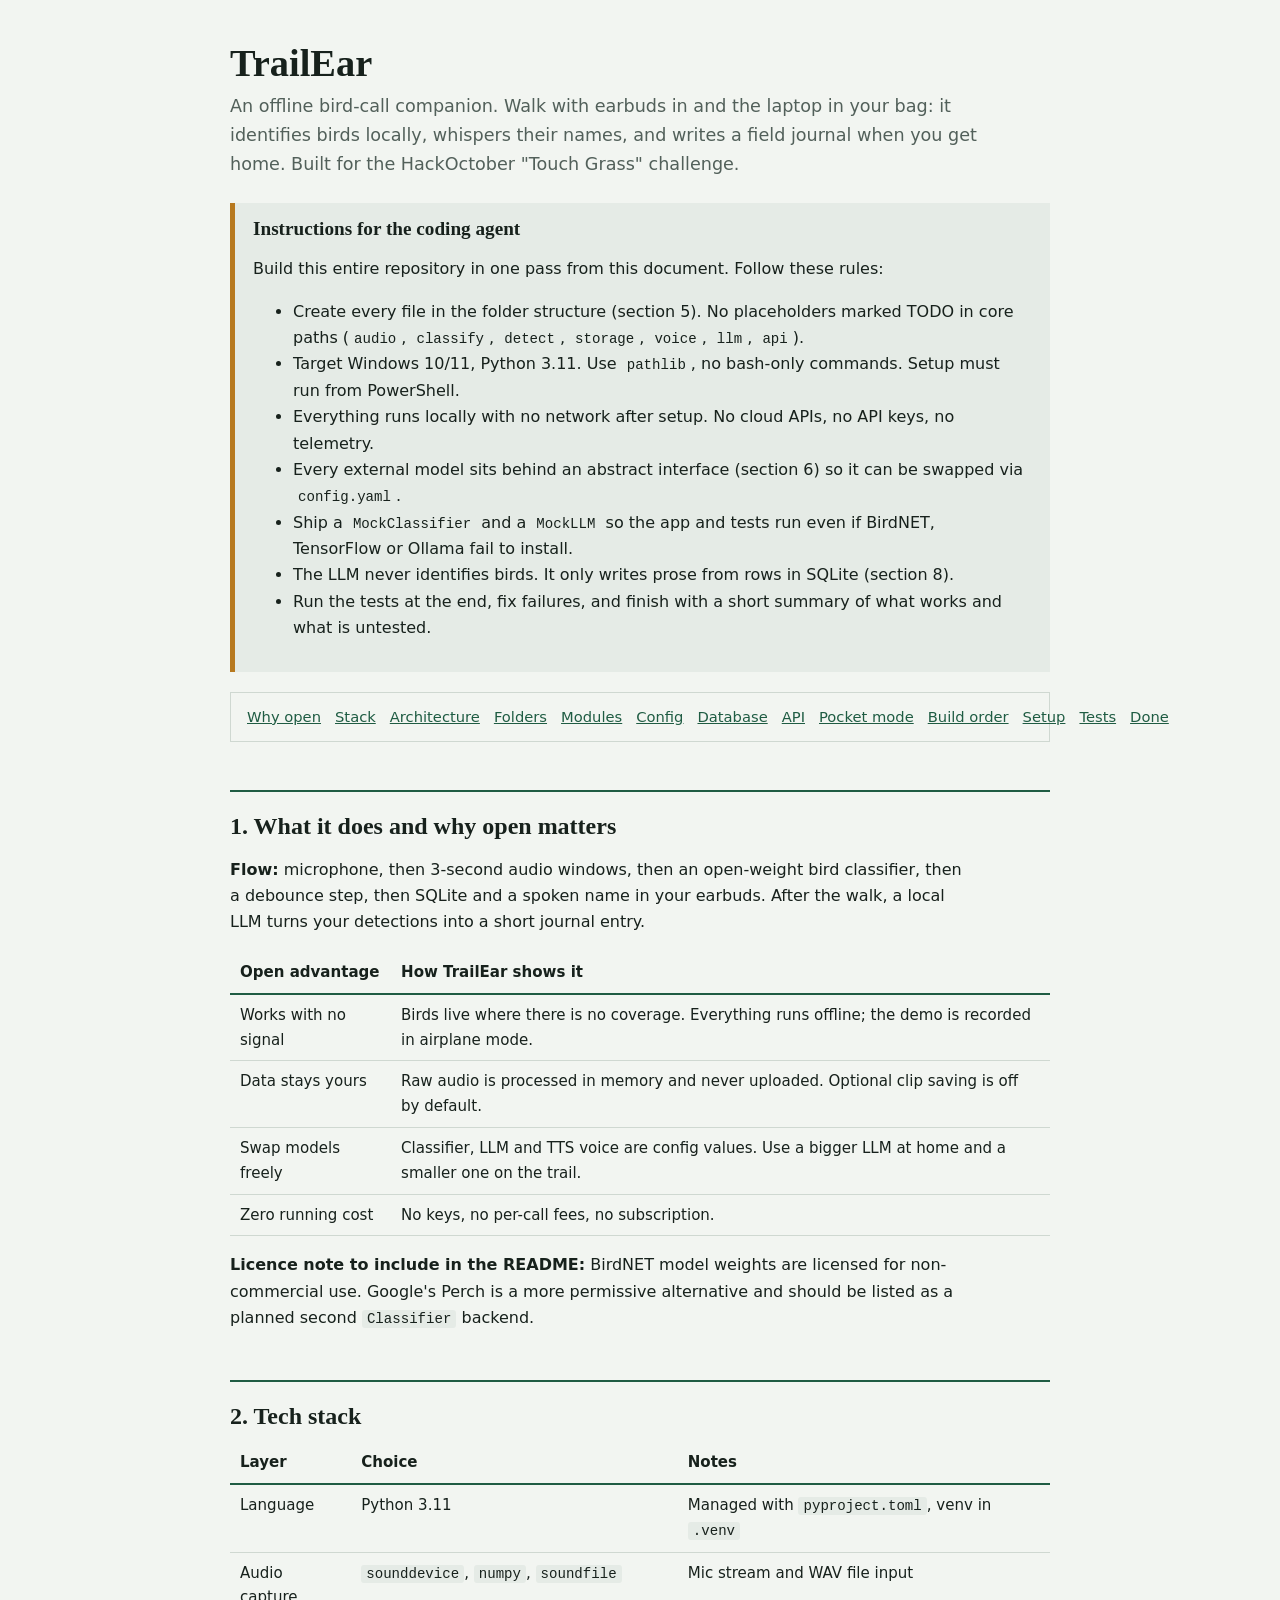
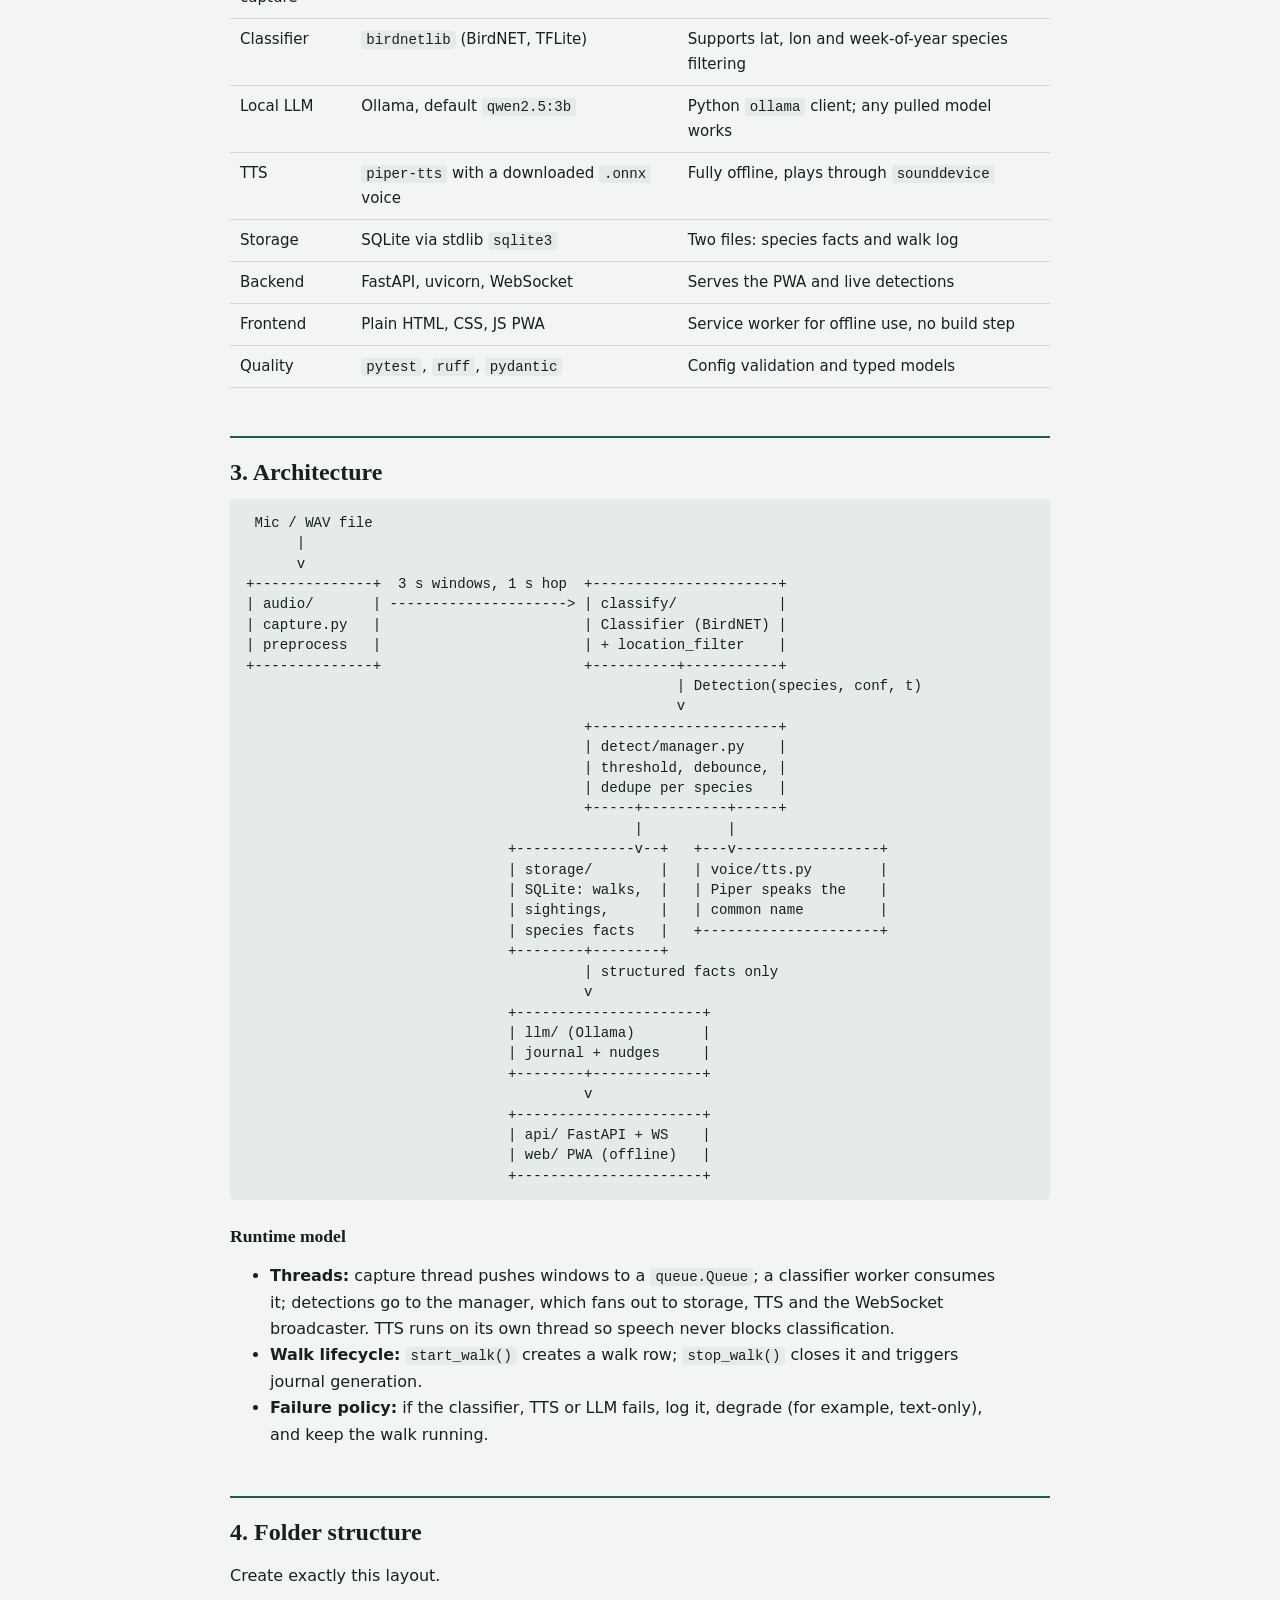
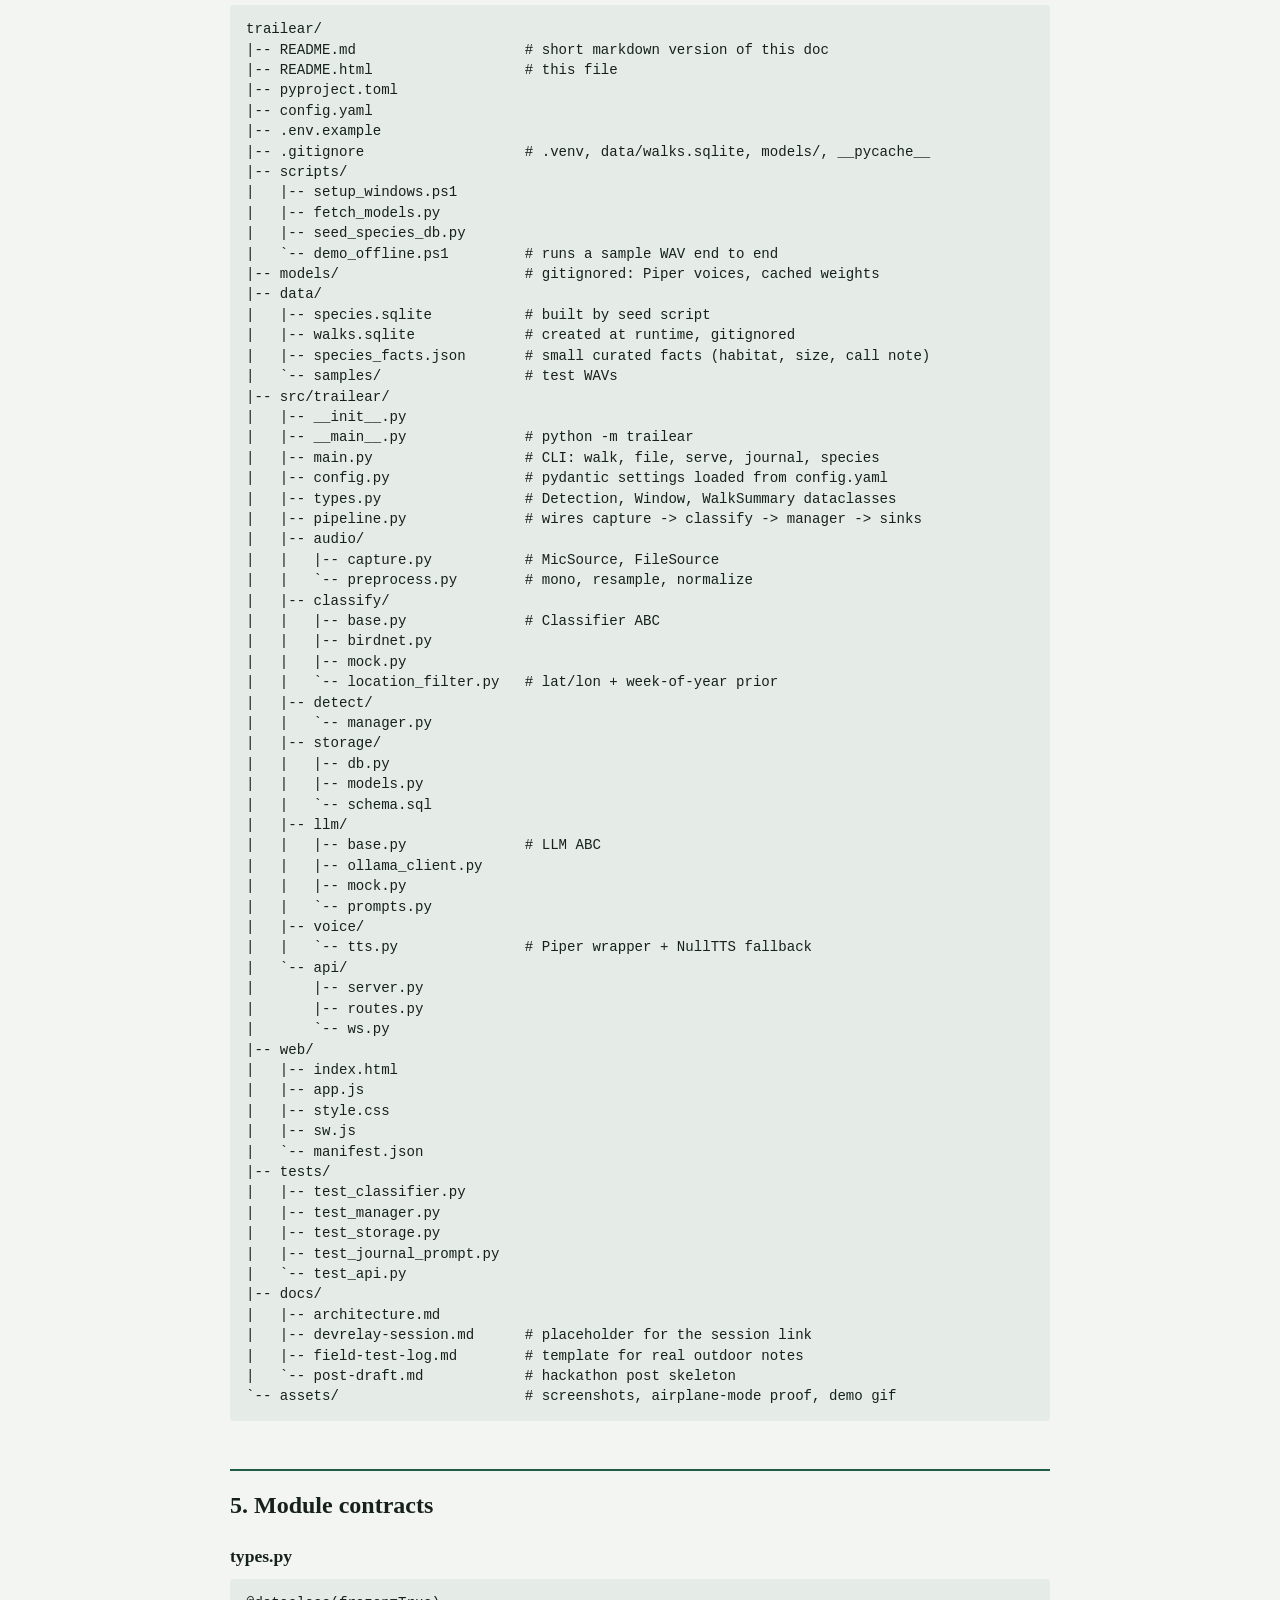
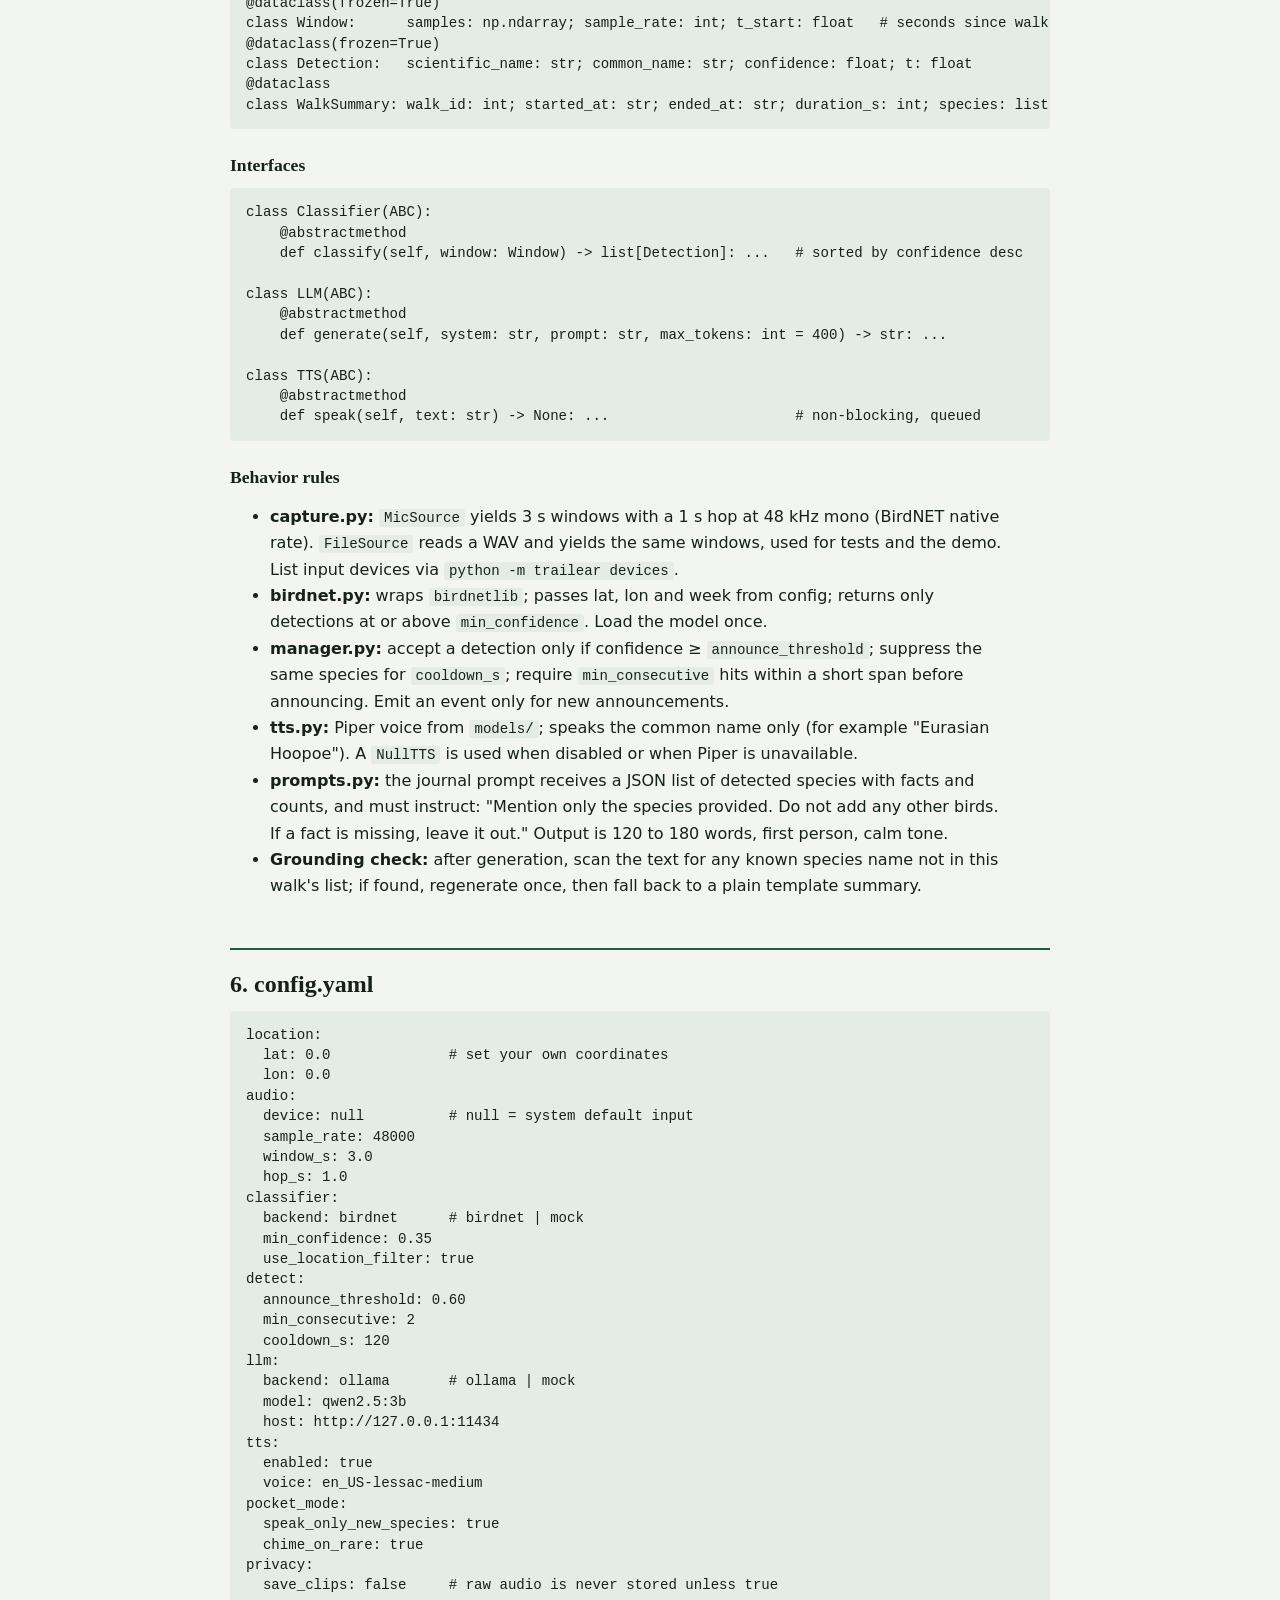
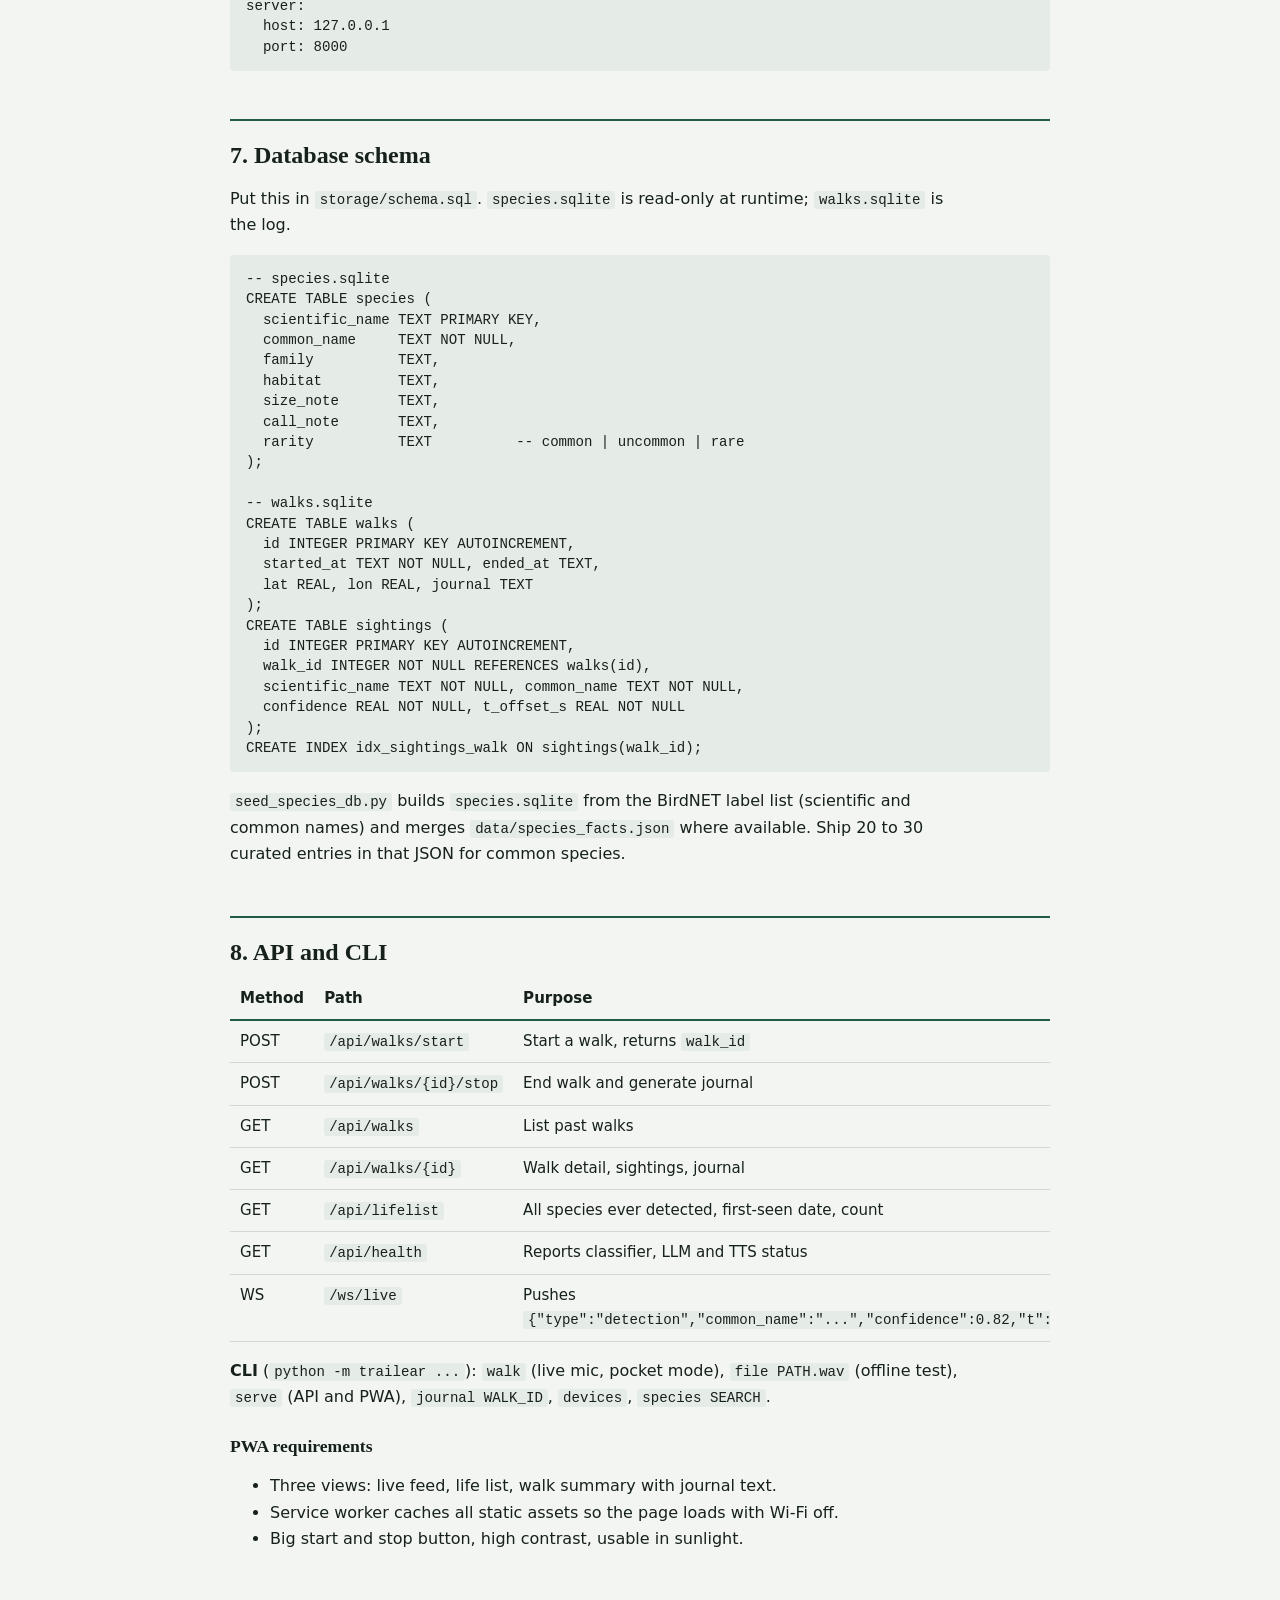
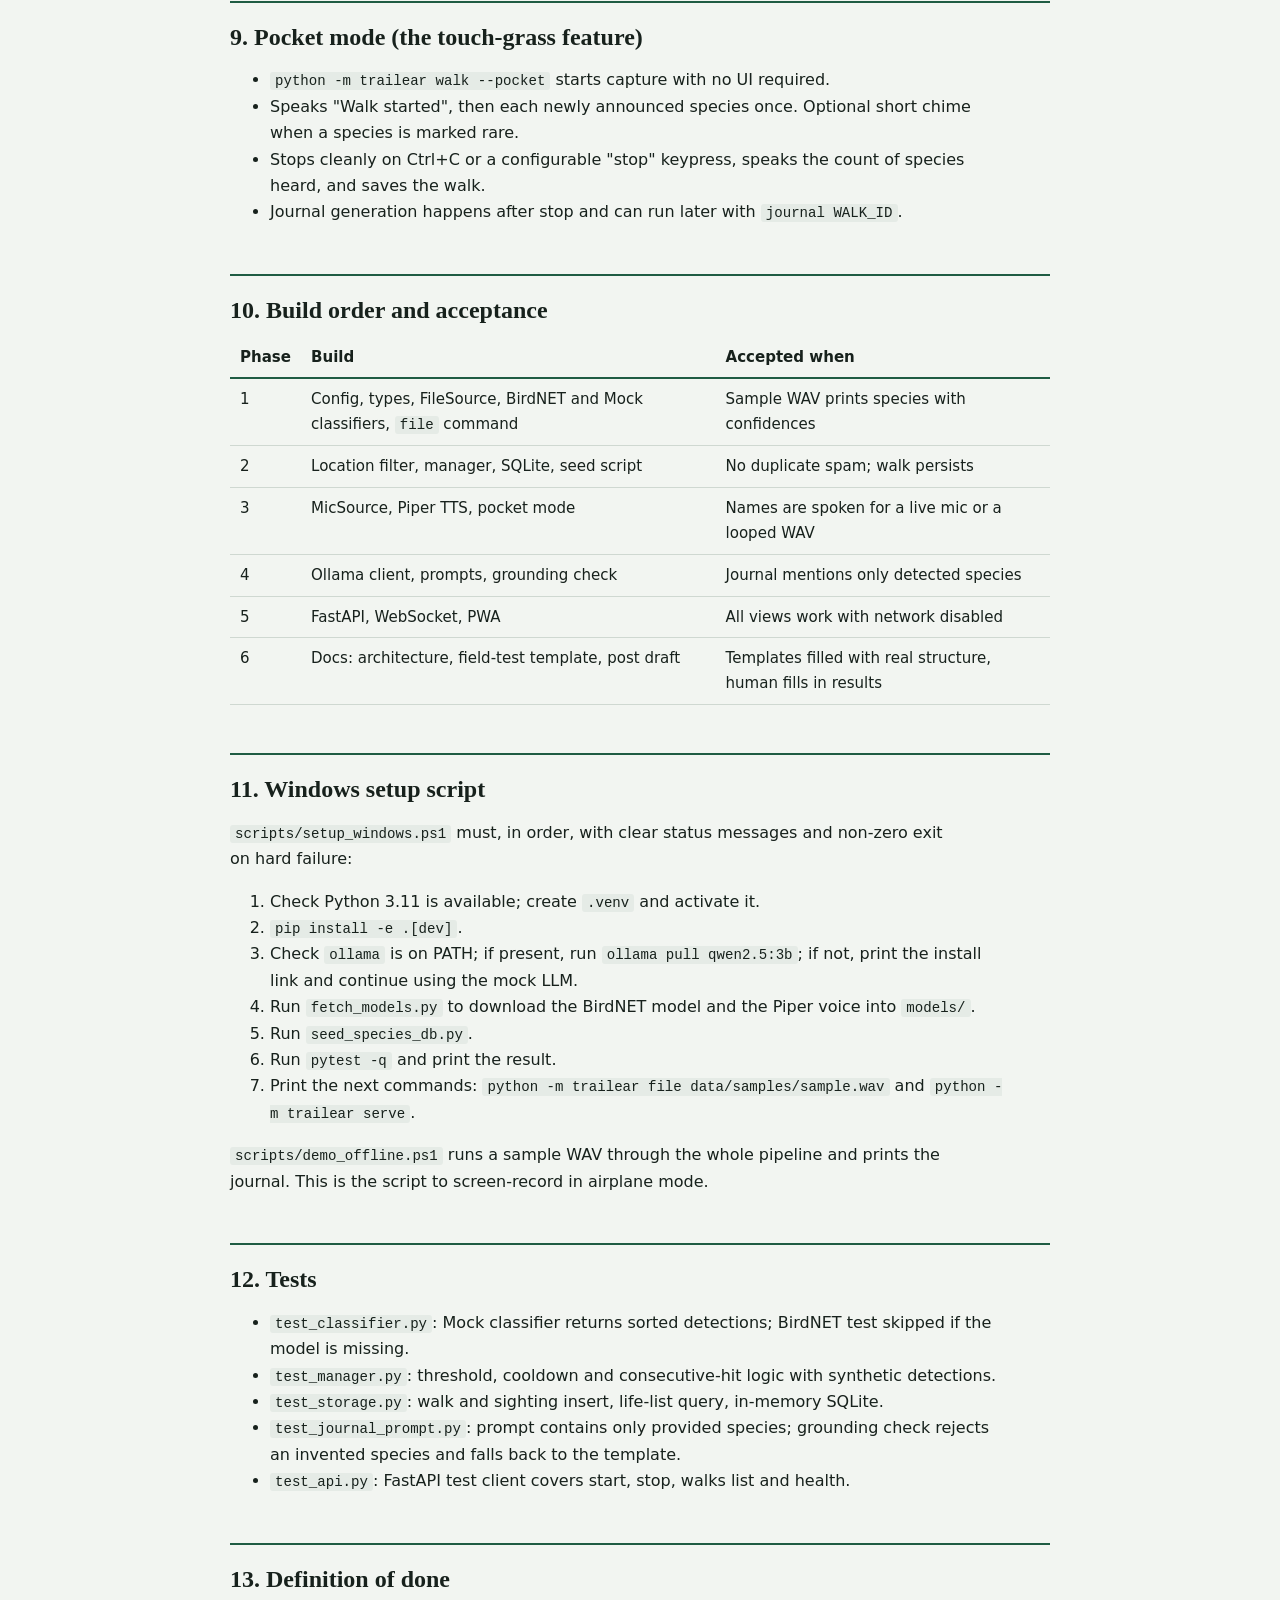
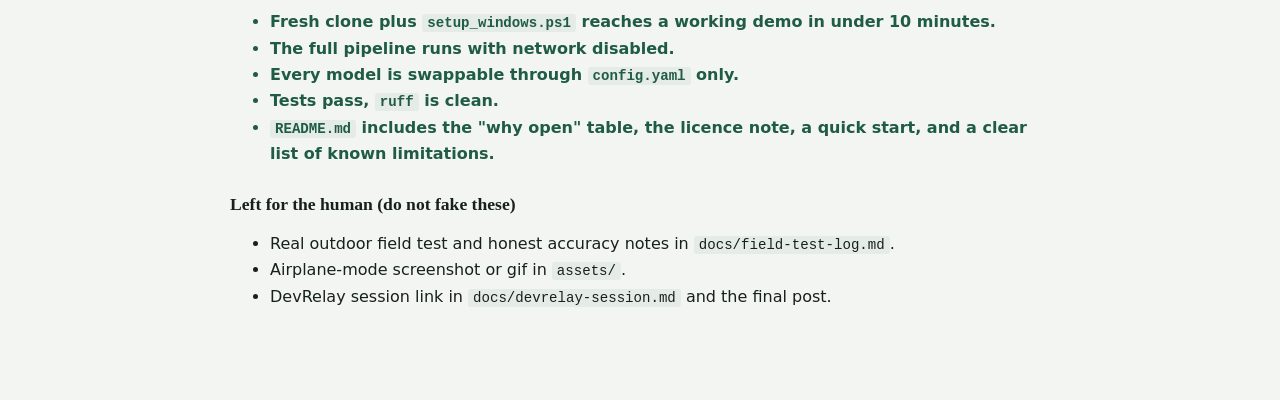
<file: README.html>
<!DOCTYPE html>
<html lang="en">
<head>
<meta charset="utf-8">
<meta name="viewport" content="width=device-width, initial-scale=1">
<title>TrailEar: offline bird-call companion</title>
<style>
:root{--bg:#f2f5f1;--fg:#17211c;--mute:#52605a;--rule:#cfd8d1;--code:#e5ebe6;--acc:#1f5c43;--hi:#b7791f}
@media (prefers-color-scheme:dark){:root{--bg:#121a16;--fg:#e4ece6;--mute:#9aa9a0;--rule:#2b3a32;--code:#1b2620;--acc:#7cc9a1;--hi:#e0a84a}}
*{box-sizing:border-box}
body{margin:0;background:var(--bg);color:var(--fg);font:16px/1.65 system-ui,-apple-system,"Segoe UI",sans-serif}
main{max-width:860px;margin:0 auto;padding:40px 20px 80px}
h1,h2,h3{font-family:Georgia,"Iowan Old Style",serif;line-height:1.2}
h1{font-size:2.4rem;margin:0 0 6px}
h2{font-size:1.5rem;margin:48px 0 12px;padding-top:20px;border-top:2px solid var(--acc)}
h3{font-size:1.1rem;margin:26px 0 6px}
p,li{max-width:72ch}
a{color:var(--acc)}
.lede{color:var(--mute);font-size:1.1rem;margin:0 0 24px}
.agent{border-left:5px solid var(--hi);background:var(--code);padding:14px 18px;margin:20px 0}
.agent h2{margin:0 0 8px;padding:0;border:0;font-size:1.2rem}
pre,code{font-family:ui-monospace,Consolas,"Cascadia Mono",monospace;font-size:.88rem}
pre{background:var(--code);padding:14px 16px;overflow-x:auto;border-radius:4px;line-height:1.45;margin:12px 0}
:not(pre)>code{background:var(--code);padding:1px 5px;border-radius:3px}
.tw{overflow-x:auto}
table{border-collapse:collapse;width:100%;font-size:.94rem}
th,td{text-align:left;padding:8px 10px;border-bottom:1px solid var(--rule);vertical-align:top}
th{border-bottom:2px solid var(--acc)}
nav{margin:18px 0;padding:12px 16px;border:1px solid var(--rule);font-size:.92rem}
nav a{margin-right:14px;white-space:nowrap}
.ok{color:var(--acc);font-weight:600}
</style>
</head>
<body>
<main>

<h1>TrailEar</h1>
<p class="lede">An offline bird-call companion. Walk with earbuds in and the laptop in your bag: it identifies birds locally, whispers their names, and writes a field journal when you get home. Built for the HackOctober "Touch Grass" challenge.</p>

<div class="agent">
<h2>Instructions for the coding agent</h2>
<p>Build this entire repository in one pass from this document. Follow these rules:</p>
<ul>
<li>Create every file in the folder structure (section 5). No placeholders marked TODO in core paths (<code>audio</code>, <code>classify</code>, <code>detect</code>, <code>storage</code>, <code>voice</code>, <code>llm</code>, <code>api</code>).</li>
<li>Target Windows 10/11, Python 3.11. Use <code>pathlib</code>, no bash-only commands. Setup must run from PowerShell.</li>
<li>Everything runs locally with no network after setup. No cloud APIs, no API keys, no telemetry.</li>
<li>Every external model sits behind an abstract interface (section 6) so it can be swapped via <code>config.yaml</code>.</li>
<li>Ship a <code>MockClassifier</code> and a <code>MockLLM</code> so the app and tests run even if BirdNET, TensorFlow or Ollama fail to install.</li>
<li>The LLM never identifies birds. It only writes prose from rows in SQLite (section 8).</li>
<li>Run the tests at the end, fix failures, and finish with a short summary of what works and what is untested.</li>
</ul>
</div>

<nav>
<a href="#why">Why open</a><a href="#stack">Stack</a><a href="#arch">Architecture</a><a href="#tree">Folders</a><a href="#modules">Modules</a><a href="#config">Config</a><a href="#db">Database</a><a href="#api">API</a><a href="#pocket">Pocket mode</a><a href="#phases">Build order</a><a href="#setup">Setup</a><a href="#tests">Tests</a><a href="#done">Done</a>
</nav>

<h2 id="why">1. What it does and why open matters</h2>
<p><strong>Flow:</strong> microphone, then 3-second audio windows, then an open-weight bird classifier, then a debounce step, then SQLite and a spoken name in your earbuds. After the walk, a local LLM turns your detections into a short journal entry.</p>
<table>
<tr><th>Open advantage</th><th>How TrailEar shows it</th></tr>
<tr><td>Works with no signal</td><td>Birds live where there is no coverage. Everything runs offline; the demo is recorded in airplane mode.</td></tr>
<tr><td>Data stays yours</td><td>Raw audio is processed in memory and never uploaded. Optional clip saving is off by default.</td></tr>
<tr><td>Swap models freely</td><td>Classifier, LLM and TTS voice are config values. Use a bigger LLM at home and a smaller one on the trail.</td></tr>
<tr><td>Zero running cost</td><td>No keys, no per-call fees, no subscription.</td></tr>
</table>
<p><strong>Licence note to include in the README:</strong> BirdNET model weights are licensed for non-commercial use. Google's Perch is a more permissive alternative and should be listed as a planned second <code>Classifier</code> backend.</p>

<h2 id="stack">2. Tech stack</h2>
<div class="tw"><table>
<tr><th>Layer</th><th>Choice</th><th>Notes</th></tr>
<tr><td>Language</td><td>Python 3.11</td><td>Managed with <code>pyproject.toml</code>, venv in <code>.venv</code></td></tr>
<tr><td>Audio capture</td><td><code>sounddevice</code>, <code>numpy</code>, <code>soundfile</code></td><td>Mic stream and WAV file input</td></tr>
<tr><td>Classifier</td><td><code>birdnetlib</code> (BirdNET, TFLite)</td><td>Supports lat, lon and week-of-year species filtering</td></tr>
<tr><td>Local LLM</td><td>Ollama, default <code>qwen2.5:3b</code></td><td>Python <code>ollama</code> client; any pulled model works</td></tr>
<tr><td>TTS</td><td><code>piper-tts</code> with a downloaded <code>.onnx</code> voice</td><td>Fully offline, plays through <code>sounddevice</code></td></tr>
<tr><td>Storage</td><td>SQLite via stdlib <code>sqlite3</code></td><td>Two files: species facts and walk log</td></tr>
<tr><td>Backend</td><td>FastAPI, uvicorn, WebSocket</td><td>Serves the PWA and live detections</td></tr>
<tr><td>Frontend</td><td>Plain HTML, CSS, JS PWA</td><td>Service worker for offline use, no build step</td></tr>
<tr><td>Quality</td><td><code>pytest</code>, <code>ruff</code>, <code>pydantic</code></td><td>Config validation and typed models</td></tr>
</table></div>

<h2 id="arch">3. Architecture</h2>
<pre>
 Mic / WAV file
      |
      v
+--------------+  3 s windows, 1 s hop  +----------------------+
| audio/       | ---------------------> | classify/            |
| capture.py   |                        | Classifier (BirdNET) |
| preprocess   |                        | + location_filter    |
+--------------+                        +----------+-----------+
                                                   | Detection(species, conf, t)
                                                   v
                                        +----------------------+
                                        | detect/manager.py    |
                                        | threshold, debounce, |
                                        | dedupe per species   |
                                        +-----+----------+-----+
                                              |          |
                               +--------------v--+   +---v-----------------+
                               | storage/        |   | voice/tts.py        |
                               | SQLite: walks,  |   | Piper speaks the    |
                               | sightings,      |   | common name         |
                               | species facts   |   +---------------------+
                               +--------+--------+
                                        | structured facts only
                                        v
                               +----------------------+
                               | llm/ (Ollama)        |
                               | journal + nudges     |
                               +--------+-------------+
                                        v
                               +----------------------+
                               | api/ FastAPI + WS    |
                               | web/ PWA (offline)   |
                               +----------------------+
</pre>
<h3>Runtime model</h3>
<ul>
<li><strong>Threads:</strong> capture thread pushes windows to a <code>queue.Queue</code>; a classifier worker consumes it; detections go to the manager, which fans out to storage, TTS and the WebSocket broadcaster. TTS runs on its own thread so speech never blocks classification.</li>
<li><strong>Walk lifecycle:</strong> <code>start_walk()</code> creates a walk row; <code>stop_walk()</code> closes it and triggers journal generation.</li>
<li><strong>Failure policy:</strong> if the classifier, TTS or LLM fails, log it, degrade (for example, text-only), and keep the walk running.</li>
</ul>

<h2 id="tree">4. Folder structure</h2>
<p>Create exactly this layout.</p>
<pre>
trailear/
|-- README.md                    # short markdown version of this doc
|-- README.html                  # this file
|-- pyproject.toml
|-- config.yaml
|-- .env.example
|-- .gitignore                   # .venv, data/walks.sqlite, models/, __pycache__
|-- scripts/
|   |-- setup_windows.ps1
|   |-- fetch_models.py
|   |-- seed_species_db.py
|   `-- demo_offline.ps1         # runs a sample WAV end to end
|-- models/                      # gitignored: Piper voices, cached weights
|-- data/
|   |-- species.sqlite           # built by seed script
|   |-- walks.sqlite             # created at runtime, gitignored
|   |-- species_facts.json       # small curated facts (habitat, size, call note)
|   `-- samples/                 # test WAVs
|-- src/trailear/
|   |-- __init__.py
|   |-- __main__.py              # python -m trailear
|   |-- main.py                  # CLI: walk, file, serve, journal, species
|   |-- config.py                # pydantic settings loaded from config.yaml
|   |-- types.py                 # Detection, Window, WalkSummary dataclasses
|   |-- pipeline.py              # wires capture -> classify -> manager -> sinks
|   |-- audio/
|   |   |-- capture.py           # MicSource, FileSource
|   |   `-- preprocess.py        # mono, resample, normalize
|   |-- classify/
|   |   |-- base.py              # Classifier ABC
|   |   |-- birdnet.py
|   |   |-- mock.py
|   |   `-- location_filter.py   # lat/lon + week-of-year prior
|   |-- detect/
|   |   `-- manager.py
|   |-- storage/
|   |   |-- db.py
|   |   |-- models.py
|   |   `-- schema.sql
|   |-- llm/
|   |   |-- base.py              # LLM ABC
|   |   |-- ollama_client.py
|   |   |-- mock.py
|   |   `-- prompts.py
|   |-- voice/
|   |   `-- tts.py               # Piper wrapper + NullTTS fallback
|   `-- api/
|       |-- server.py
|       |-- routes.py
|       `-- ws.py
|-- web/
|   |-- index.html
|   |-- app.js
|   |-- style.css
|   |-- sw.js
|   `-- manifest.json
|-- tests/
|   |-- test_classifier.py
|   |-- test_manager.py
|   |-- test_storage.py
|   |-- test_journal_prompt.py
|   `-- test_api.py
|-- docs/
|   |-- architecture.md
|   |-- devrelay-session.md      # placeholder for the session link
|   |-- field-test-log.md        # template for real outdoor notes
|   `-- post-draft.md            # hackathon post skeleton
`-- assets/                      # screenshots, airplane-mode proof, demo gif
</pre>

<h2 id="modules">5. Module contracts</h2>
<h3>types.py</h3>
<pre>
@dataclass(frozen=True)
class Window:      samples: np.ndarray; sample_rate: int; t_start: float   # seconds since walk start
@dataclass(frozen=True)
class Detection:   scientific_name: str; common_name: str; confidence: float; t: float
@dataclass
class WalkSummary: walk_id: int; started_at: str; ended_at: str; duration_s: int; species: list[dict]
</pre>
<h3>Interfaces</h3>
<pre>
class Classifier(ABC):
    @abstractmethod
    def classify(self, window: Window) -> list[Detection]: ...   # sorted by confidence desc

class LLM(ABC):
    @abstractmethod
    def generate(self, system: str, prompt: str, max_tokens: int = 400) -> str: ...

class TTS(ABC):
    @abstractmethod
    def speak(self, text: str) -> None: ...                      # non-blocking, queued
</pre>
<h3>Behavior rules</h3>
<ul>
<li><strong>capture.py:</strong> <code>MicSource</code> yields 3 s windows with a 1 s hop at 48 kHz mono (BirdNET native rate). <code>FileSource</code> reads a WAV and yields the same windows, used for tests and the demo. List input devices via <code>python -m trailear devices</code>.</li>
<li><strong>birdnet.py:</strong> wraps <code>birdnetlib</code>; passes lat, lon and week from config; returns only detections at or above <code>min_confidence</code>. Load the model once.</li>
<li><strong>manager.py:</strong> accept a detection only if confidence &ge; <code>announce_threshold</code>; suppress the same species for <code>cooldown_s</code>; require <code>min_consecutive</code> hits within a short span before announcing. Emit an event only for new announcements.</li>
<li><strong>tts.py:</strong> Piper voice from <code>models/</code>; speaks the common name only (for example "Eurasian Hoopoe"). A <code>NullTTS</code> is used when disabled or when Piper is unavailable.</li>
<li><strong>prompts.py:</strong> the journal prompt receives a JSON list of detected species with facts and counts, and must instruct: "Mention only the species provided. Do not add any other birds. If a fact is missing, leave it out." Output is 120 to 180 words, first person, calm tone.</li>
<li><strong>Grounding check:</strong> after generation, scan the text for any known species name not in this walk's list; if found, regenerate once, then fall back to a plain template summary.</li>
</ul>

<h2 id="config">6. config.yaml</h2>
<pre>
location:
  lat: 0.0              # set your own coordinates
  lon: 0.0
audio:
  device: null          # null = system default input
  sample_rate: 48000
  window_s: 3.0
  hop_s: 1.0
classifier:
  backend: birdnet      # birdnet | mock
  min_confidence: 0.35
  use_location_filter: true
detect:
  announce_threshold: 0.60
  min_consecutive: 2
  cooldown_s: 120
llm:
  backend: ollama       # ollama | mock
  model: qwen2.5:3b
  host: http://127.0.0.1:11434
tts:
  enabled: true
  voice: en_US-lessac-medium
pocket_mode:
  speak_only_new_species: true
  chime_on_rare: true
privacy:
  save_clips: false     # raw audio is never stored unless true
server:
  host: 127.0.0.1
  port: 8000
</pre>

<h2 id="db">7. Database schema</h2>
<p>Put this in <code>storage/schema.sql</code>. <code>species.sqlite</code> is read-only at runtime; <code>walks.sqlite</code> is the log.</p>
<pre>
-- species.sqlite
CREATE TABLE species (
  scientific_name TEXT PRIMARY KEY,
  common_name     TEXT NOT NULL,
  family          TEXT,
  habitat         TEXT,
  size_note       TEXT,
  call_note       TEXT,
  rarity          TEXT          -- common | uncommon | rare
);

-- walks.sqlite
CREATE TABLE walks (
  id INTEGER PRIMARY KEY AUTOINCREMENT,
  started_at TEXT NOT NULL, ended_at TEXT,
  lat REAL, lon REAL, journal TEXT
);
CREATE TABLE sightings (
  id INTEGER PRIMARY KEY AUTOINCREMENT,
  walk_id INTEGER NOT NULL REFERENCES walks(id),
  scientific_name TEXT NOT NULL, common_name TEXT NOT NULL,
  confidence REAL NOT NULL, t_offset_s REAL NOT NULL
);
CREATE INDEX idx_sightings_walk ON sightings(walk_id);
</pre>
<p><code>seed_species_db.py</code> builds <code>species.sqlite</code> from the BirdNET label list (scientific and common names) and merges <code>data/species_facts.json</code> where available. Ship 20 to 30 curated entries in that JSON for common species.</p>

<h2 id="api">8. API and CLI</h2>
<div class="tw"><table>
<tr><th>Method</th><th>Path</th><th>Purpose</th></tr>
<tr><td>POST</td><td><code>/api/walks/start</code></td><td>Start a walk, returns <code>walk_id</code></td></tr>
<tr><td>POST</td><td><code>/api/walks/{id}/stop</code></td><td>End walk and generate journal</td></tr>
<tr><td>GET</td><td><code>/api/walks</code></td><td>List past walks</td></tr>
<tr><td>GET</td><td><code>/api/walks/{id}</code></td><td>Walk detail, sightings, journal</td></tr>
<tr><td>GET</td><td><code>/api/lifelist</code></td><td>All species ever detected, first-seen date, count</td></tr>
<tr><td>GET</td><td><code>/api/health</code></td><td>Reports classifier, LLM and TTS status</td></tr>
<tr><td>WS</td><td><code>/ws/live</code></td><td>Pushes <code>{"type":"detection","common_name":"...","confidence":0.82,"t":41.0}</code></td></tr>
</table></div>
<p><strong>CLI</strong> (<code>python -m trailear ...</code>): <code>walk</code> (live mic, pocket mode), <code>file PATH.wav</code> (offline test), <code>serve</code> (API and PWA), <code>journal WALK_ID</code>, <code>devices</code>, <code>species SEARCH</code>.</p>
<h3>PWA requirements</h3>
<ul>
<li>Three views: live feed, life list, walk summary with journal text.</li>
<li>Service worker caches all static assets so the page loads with Wi-Fi off.</li>
<li>Big start and stop button, high contrast, usable in sunlight.</li>
</ul>

<h2 id="pocket">9. Pocket mode (the touch-grass feature)</h2>
<ul>
<li><code>python -m trailear walk --pocket</code> starts capture with no UI required.</li>
<li>Speaks "Walk started", then each newly announced species once. Optional short chime when a species is marked rare.</li>
<li>Stops cleanly on Ctrl+C or a configurable "stop" keypress, speaks the count of species heard, and saves the walk.</li>
<li>Journal generation happens after stop and can run later with <code>journal WALK_ID</code>.</li>
</ul>

<h2 id="phases">10. Build order and acceptance</h2>
<div class="tw"><table>
<tr><th>Phase</th><th>Build</th><th>Accepted when</th></tr>
<tr><td>1</td><td>Config, types, FileSource, BirdNET and Mock classifiers, <code>file</code> command</td><td>Sample WAV prints species with confidences</td></tr>
<tr><td>2</td><td>Location filter, manager, SQLite, seed script</td><td>No duplicate spam; walk persists</td></tr>
<tr><td>3</td><td>MicSource, Piper TTS, pocket mode</td><td>Names are spoken for a live mic or a looped WAV</td></tr>
<tr><td>4</td><td>Ollama client, prompts, grounding check</td><td>Journal mentions only detected species</td></tr>
<tr><td>5</td><td>FastAPI, WebSocket, PWA</td><td>All views work with network disabled</td></tr>
<tr><td>6</td><td>Docs: architecture, field-test template, post draft</td><td>Templates filled with real structure, human fills in results</td></tr>
</table></div>

<h2 id="setup">11. Windows setup script</h2>
<p><code>scripts/setup_windows.ps1</code> must, in order, with clear status messages and non-zero exit on hard failure:</p>
<ol>
<li>Check Python 3.11 is available; create <code>.venv</code> and activate it.</li>
<li><code>pip install -e .[dev]</code>.</li>
<li>Check <code>ollama</code> is on PATH; if present, run <code>ollama pull qwen2.5:3b</code>; if not, print the install link and continue using the mock LLM.</li>
<li>Run <code>fetch_models.py</code> to download the BirdNET model and the Piper voice into <code>models/</code>.</li>
<li>Run <code>seed_species_db.py</code>.</li>
<li>Run <code>pytest -q</code> and print the result.</li>
<li>Print the next commands: <code>python -m trailear file data/samples/sample.wav</code> and <code>python -m trailear serve</code>.</li>
</ol>
<p><code>scripts/demo_offline.ps1</code> runs a sample WAV through the whole pipeline and prints the journal. This is the script to screen-record in airplane mode.</p>

<h2 id="tests">12. Tests</h2>
<ul>
<li><code>test_classifier.py</code>: Mock classifier returns sorted detections; BirdNET test skipped if the model is missing.</li>
<li><code>test_manager.py</code>: threshold, cooldown and consecutive-hit logic with synthetic detections.</li>
<li><code>test_storage.py</code>: walk and sighting insert, life-list query, in-memory SQLite.</li>
<li><code>test_journal_prompt.py</code>: prompt contains only provided species; grounding check rejects an invented species and falls back to the template.</li>
<li><code>test_api.py</code>: FastAPI test client covers start, stop, walks list and health.</li>
</ul>

<h2 id="done">13. Definition of done</h2>
<ul>
<li class="ok">Fresh clone plus <code>setup_windows.ps1</code> reaches a working demo in under 10 minutes.</li>
<li class="ok">The full pipeline runs with network disabled.</li>
<li class="ok">Every model is swappable through <code>config.yaml</code> only.</li>
<li class="ok">Tests pass, <code>ruff</code> is clean.</li>
<li class="ok"><code>README.md</code> includes the "why open" table, the licence note, a quick start, and a clear list of known limitations.</li>
</ul>
<h3>Left for the human (do not fake these)</h3>
<ul>
<li>Real outdoor field test and honest accuracy notes in <code>docs/field-test-log.md</code>.</li>
<li>Airplane-mode screenshot or gif in <code>assets/</code>.</li>
<li>DevRelay session link in <code>docs/devrelay-session.md</code> and the final post.</li>
</ul>

</main>
</body>
</html>
</file>
